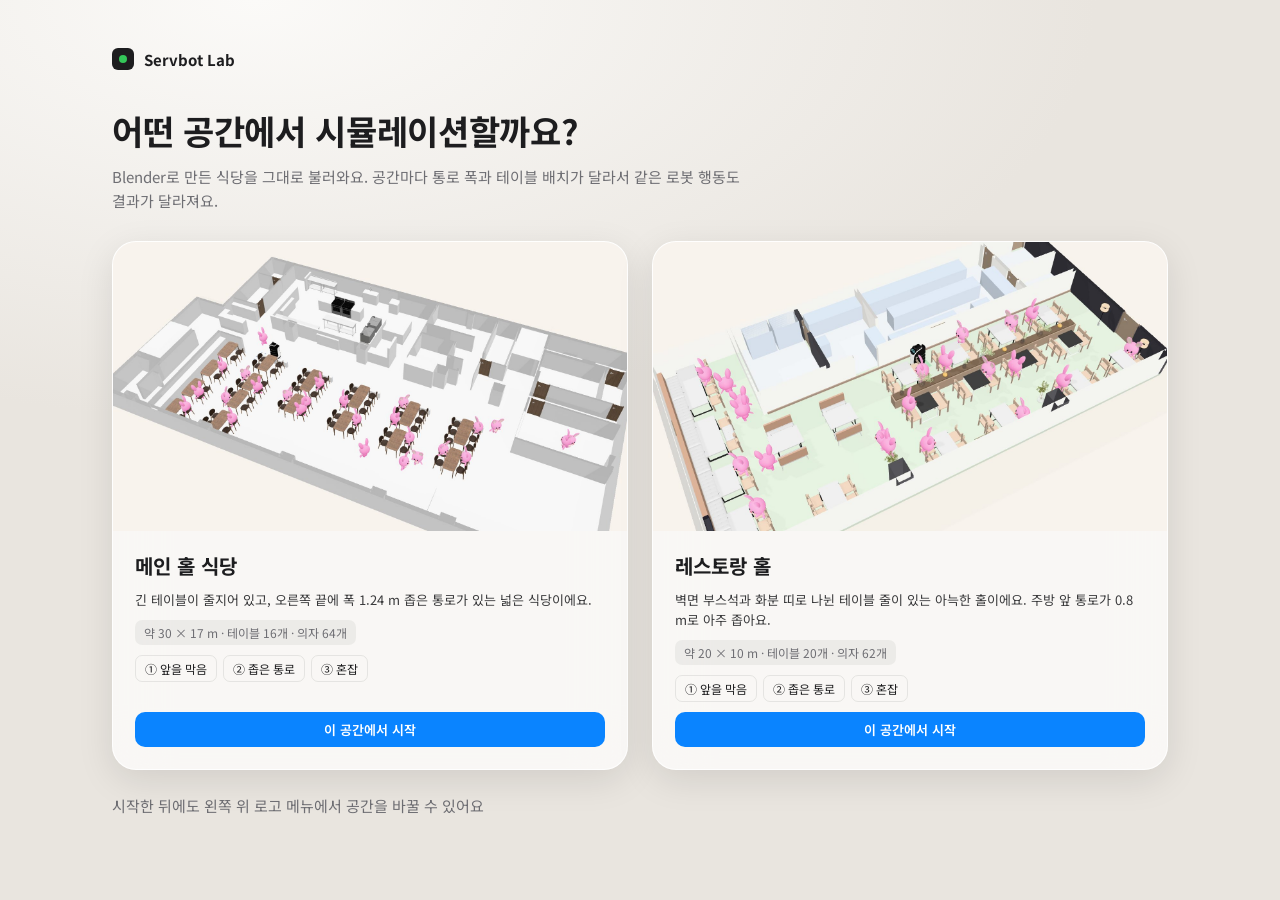
<file: servbot/index.html>
<!doctype html>
<html lang="ko">
<head>
<meta charset="utf-8">
<meta name="viewport" content="width=device-width, initial-scale=1">
<title>Servbot Lab</title>
<link rel="icon" href="data:,">
<link rel="stylesheet" href="style.css?v=12">
<script type="importmap">
{ "imports": { "three": "./vendor/three/three.module.js", "three/addons/": "./vendor/three/addons/" } }
</script>
  <!-- 화면 UI design-style fonts (screenui.js) -->
  <link href="https://fonts.googleapis.com/css2?family=Noto+Sans+KR:wght@500;700&family=Jua&family=Gaegu:wght@700&family=Do+Hyeon&display=swap" rel="stylesheet" />
</head>
<body>
<div id="stage"></div>
<div id="divider" hidden></div>
<div id="labels"></div>

<!-- top-left: project + scenario -->
<div id="project" class="glass pill ui-sim">
  <button id="modeBtn" class="logo-btn" title="모드 바꾸기"><span class="logo"><i></i></span><b>Servbot Lab</b></button>
  <span class="sep"></span>
  <button id="scenarioBtn" class="ghost">② 좁은 통로 <svg class="chev" viewBox="0 0 20 20"><path d="M6 8l4 4 4-4"/></svg></button>
</div>
<div id="modeMenu" class="glass menu" hidden>
  <button data-mode="space"><b>공간 바꾸기</b><small>지금: <span id="spaceName"></span></small></button>
  <div class="menu-label">모드</div>
  <button data-mode="sim"><b>시뮬레이션</b><small>상황별 표정과 말투를 설계하고 비교해요</small></button>
  <button data-mode="test"><b>사용자 테스트</b><small>참가자가 로봇의 다음 행동을 예측해요</small></button>
  <button data-mode="ex"><b>전시 모드</b><small>자동으로 3가지 상황을 순환해요</small></button>
</div>
<div id="scenarioMenu" class="glass menu" hidden></div>

<div id="abLabels" hidden><div class="glass pill-sm"><i style="background:var(--org)"></i>기존 행동 A</div><div class="glass pill-sm"><i style="background:var(--grn)"></i>디자인한 행동 B</div></div>

<!-- top-right: playback -->
<div id="playback" class="glass pill ui-sim">
  <button id="playBtn" class="play" title="재생/일시정지 (Space)"></button>
  <span id="time"><b>0:00</b> / 0:40</span>
  <span class="sep"></span>
  <button id="resetBtn" class="ghost icon" title="처음부터 (R)"><svg viewBox="0 0 20 20"><path d="M4 10a6 6 0 1 0 2-4.5M4 4v3.5h3.5"/></svg></button>
  <button id="speedBtn" class="ghost">1×</button>
</div>

<!-- bottom toolbar -->
<div id="toolbar" class="glass ui-sim">
  <button data-tool="cursor" class="on" data-tip="선택 · 드래그로 화면 이동" data-key="V"><svg viewBox="0 0 20 20"><path class="f" d="M5 3v13l3.5-3.2L11 18l2-1-2.4-5H15z"/></svg></button>
  <button data-tool="orbit" data-tip="카메라 회전" data-key="O"><svg viewBox="0 0 20 20"><circle cx="10" cy="10" r="7.5"/><circle class="f" cx="10" cy="10" r="2"/></svg></button>
  <button data-act="cut" data-tip="벽 낮추기" data-key="W"><svg viewBox="0 0 20 20"><path d="M3 16h14M5 16V9h10v7M5 9l2-3h6l2 3"/><path d="M3 6.5h14" stroke-dasharray="2 2"/></svg></button>
  <button data-act="focus" data-tip="로봇에 맞추기" data-key="F"><svg viewBox="0 0 20 20"><path d="M3 7V3h4M13 3h4v4M17 13v4h-4M7 17H3v-4"/></svg></button>
  <span class="sep"></span>
  <button data-panel="nodes" data-tip="표정·말 노드" data-key="N"><svg viewBox="0 0 20 20"><rect x="2" y="3" width="7" height="5" rx="1.5"/><rect x="11" y="12" width="7" height="5" rx="1.5"/><path d="M9 5.5h1.5v9H11"/></svg></button>
  <button data-panel="results" data-tip="배치 결과" data-key="B"><svg viewBox="0 0 20 20"><rect class="f" x="3" y="11" width="3" height="6" rx="1"/><rect class="f" x="8.5" y="6" width="3" height="11" rx="1"/><rect class="f" x="14" y="3" width="3" height="14" rx="1"/></svg></button>
</div>
<div id="tooltip" hidden></div>

<!-- bottom-right: point of view -->
<div id="povInfo" class="glass pill ui-sim" hidden></div>
<div id="povBar" class="glass seg ui-sim" title="시점 바꾸기 (C)">
  <button data-pov="robot" class="on">로봇 얼굴</button><button data-pov="free">전체</button><button data-pov="human">사람 시점</button>
</div>

<!-- bottom-left: metric HUD -->
<div id="hud" class="glass ui-sim"></div>

<!-- right: inspector -->
<div id="inspector" class="glass panel ui-sim" hidden></div>

<!-- node editor sheet -->
<div id="sheet" class="dark-glass ui-sim" hidden>
  <div id="sheetGrip" title="위아래로 끌어서 높이 조절 · 더블클릭하면 전체화면" aria-label="노드 창 높이 조절"><i></i></div>
  <div class="sheet-head">
    <div class="crumb"><svg viewBox="0 0 20 20"><rect x="2" y="3" width="7" height="5" rx="1.5"/><rect x="11" y="12" width="7" height="5" rx="1.5"/><path d="M9 5.5h1.5v9H11"/></svg>
      <span>표현 그래프</span><span class="dim">상황 → 반응(표정·말) · 디자인 B 로봇</span>
      <span id="graphNote" class="dim small"></span>
    </div>
    <div class="actions">
      <button id="addNodeBtn" class="chip-btn" title="빈 곳을 우클릭해도 추가돼요">＋ 노드 <span class="dim">우클릭</span></button>
      <button id="resetGraphBtn" class="chip-btn">기본값</button>
      <button id="zoomBtn" class="chip-btn" title="화면에 맞추기">100%</button>
      <button id="fullSheet" class="chip-btn icon" title="전체화면" aria-label="노드 창 전체화면"><svg viewBox="0 0 20 20"><path d="M3 8V3h5M12 3h5v5M17 12v5h-5M8 17H3v-5"/></svg></button>
      <button id="closeSheet" class="chip-btn icon" aria-label="노드 창 닫기">✕</button>
    </div>
  </div>
  <div id="graphView"><div id="graphCanvas"><svg id="wires"></svg></div></div>
  <div class="sheet-hint">우클릭으로 노드 추가 · 드래그로 연결 · 연결선 클릭 후 Delete로 끊기 · 위쪽 막대를 끌어 높이 조절 · Space+드래그 또는 휠 클릭으로 이동 · 휠로 확대</div>
  <div id="addNode" class="dark-glass" hidden><div class="search"><svg viewBox="0 0 20 20"><circle cx="8.5" cy="8.5" r="5.5"/><path d="M12.5 12.5L17 17"/></svg><input id="addSearch" placeholder="노드 검색" autocomplete="off"></div><div id="addList"></div><div class="foot">↑↓ 이동 · ↵ 추가 · esc 닫기</div></div>
</div>

<!-- results modal -->
<div id="dim" hidden></div>
<div id="results" class="glass modal" hidden></div>


<!-- user test -->
<div id="testStart" class="glass modal" hidden>
  <h2>사용자 테스트</h2>
  <p class="dim">상황 3개 × 기존/디자인 2개 = 클립 6개를 무작위 순서로 보여줘요. 로봇이 움직이기 직전에 멈추면 다음 행동을 골라 주세요.</p>
  <label>참가자 번호 <input id="pid" value="P01"></label>
  <div class="row"><button class="btn" id="testCancel">취소</button><button class="btn primary" id="testGo">시작</button></div>
</div>
<div id="testTop" hidden><div class="glass pill"><b>사용자 테스트</b><span id="testPid" class="dim"></span></div><div class="glass pill" id="testProg"></div></div>
<div id="testPaused" class="dark-pill" hidden>❚❚ 로봇이 움직이기 직전에 멈췄어요</div>
<div id="testQ" class="glass sheet-q" hidden>
  <h2>로봇이 다음에 무엇을 할까요?</h2>
  <div class="opts"></div>
  <p class="dim small">숫자 키 1–5로도 고를 수 있어요 · 고르면 바로 다음으로 넘어가요</p>
</div>
<div id="testReveal" class="glass card-sm" hidden></div>
<div id="testRate" class="glass sheet-r" hidden></div>
<div id="testDone" class="glass modal" hidden></div>

<!-- exhibition -->
<div id="ex" hidden>
  <div id="exCaption" class="glass"></div>
  <div id="exProg" class="glass"></div>
  <div id="exStatA" class="glass ex-stat"></div>
  <div id="exStatB" class="glass ex-stat"></div>
  <div id="exPrinciple" class="glass"></div>
  <div id="exCta" class="glass"><div><b>직접 해보기</b><span>아무 키나 누르면 시작해요</span><small>30초 동안 입력이 없으면 다시 자동으로 넘어가요</small></div><div class="qr"></div></div>
</div>

<div id="toast" hidden></div>
<div id="spacePicker" hidden></div>
<div id="loading"><div class="glass pill">Blender 공간 불러오는 중…</div></div>
<script type="module" src="src/app.js?v=14"></script>
</body>
</html>
</file>
<file: servbot/style.css>
:root {
  --t1: #1d1d1f; --t2: #6e6e73; --blue: #0a84ff; --grn: #34c759; --org: #ff9f0a; --red: #ff453a;
  --glass: rgba(255, 255, 255, .62); --glass-line: rgba(255, 255, 255, .85);
  --dark: rgba(28, 28, 30, .8); --dark-line: rgba(255, 255, 255, .12);
  --shadow: 0 10px 36px rgba(0, 0, 0, .10);
  font-family: -apple-system, "SF Pro Text", "Segoe UI Variable", "Segoe UI", "Noto Sans KR", "Malgun Gothic", sans-serif;
  font-size: 13px; color: var(--t1);
}
* { box-sizing: border-box; }
html, body { margin: 0; height: 100%; overflow: hidden; background: #e7e4df; }
button { font: inherit; color: inherit; background: none; border: 0; cursor: pointer; padding: 0; }
input, select { font: inherit; color: inherit; }
[hidden] { display: none !important; }
svg { width: 20px; height: 20px; fill: none; stroke: currentColor; stroke-width: 1.6; stroke-linecap: round; stroke-linejoin: round; }
svg .f { fill: currentColor; stroke: none; } svg .w { fill: #fff; }
.dim { color: var(--t2); } .small { font-size: 11px; }

#stage { position: fixed; inset: 0; }
#stage canvas { display: block; }
#divider { position: fixed; top: 0; bottom: 0; left: 50%; width: 2px; margin-left: -1px; background: rgba(255,255,255,.9); pointer-events: none; }

.glass { background: var(--glass); border: 1px solid var(--glass-line); backdrop-filter: blur(28px) saturate(1.4); -webkit-backdrop-filter: blur(28px) saturate(1.4); box-shadow: var(--shadow); }
.dark-glass { background: var(--dark); border: 1px solid var(--dark-line); backdrop-filter: blur(40px) saturate(1.3); -webkit-backdrop-filter: blur(40px) saturate(1.3); box-shadow: 0 16px 48px rgba(0,0,0,.25); color: #fff; }
.pill { position: fixed; display: flex; align-items: center; gap: 10px; border-radius: 16px; padding: 6px 14px 6px 8px; }
.sep { width: 1px; height: 20px; background: rgba(0,0,0,.12); }
.ghost { display: inline-flex; align-items: center; gap: 4px; padding: 6px 6px; border-radius: 9px; }
.ghost:hover { background: rgba(0,0,0,.05); }
.chev { width: 18px; height: 18px; color: var(--t2); }

#project { top: 20px; left: 20px; }
.logo-btn { display: flex; align-items: center; gap: 10px; padding: 4px; border-radius: 10px; font-size: 14px; }
.logo-btn:hover { background: rgba(0,0,0,.05); }
.logo { width: 24px; height: 24px; border-radius: 7px; background: var(--t1); display: grid; place-items: center; }
.logo i { width: 10px; height: 10px; border-radius: 50%; background: var(--grn); }
#scenarioBtn { font-weight: 500; }

.menu { position: fixed; z-index: 30; border-radius: 16px; padding: 6px; display: flex; flex-direction: column; min-width: 240px; }
.menu button { text-align: left; padding: 10px 12px; border-radius: 10px; display: flex; flex-direction: column; gap: 2px; }
.menu button:hover, .menu button.on { background: rgba(10,132,255,.12); }
.menu small { color: var(--t2); }

.seg { display: flex; gap: 2px; padding: 4px; border-radius: 14px; }
.seg button { padding: 7px 16px; border-radius: 10px; color: var(--t2); }
.seg button.on { background: rgba(255,255,255,.95); color: var(--t1); font-weight: 600; box-shadow: 0 1px 4px rgba(0,0,0,.1); }
#viewMode { position: fixed; top: 22px; left: 50%; transform: translateX(-50%); }
.seg.dark { background: rgba(255,255,255,.08); padding: 3px; border-radius: 10px; }
.seg.dark button { color: rgba(255,255,255,.6); padding: 4px 12px; border-radius: 7px; }
.seg.dark button.on { background: rgba(255,255,255,.18); color: #fff; box-shadow: none; }

#abLabels { position: fixed; top: 84px; left: 0; right: 0; display: flex; pointer-events: none; }
#abLabels > div { margin: 0 auto; }
.pill-sm { display: flex; align-items: center; gap: 8px; padding: 9px 16px 9px 14px; border-radius: 18px; font-weight: 600; }
.pill-sm i { width: 8px; height: 8px; border-radius: 50%; }

#playback { top: 20px; right: 20px; padding: 6px 10px 6px 6px; }
.play { width: 36px; height: 36px; border-radius: 11px; background: var(--t1); position: relative; }
.play::before { content: ""; position: absolute; left: 14px; top: 11px; border-left: 11px solid #fff; border-top: 7px solid transparent; border-bottom: 7px solid transparent; }
.play.on::before { left: 12px; top: 11px; width: 4px; height: 14px; border: 0; background: #fff; box-shadow: 8px 0 0 #fff; }
#time b { font-weight: 600; } #time { color: var(--t2); font-variant-numeric: tabular-nums; }
.icon svg { width: 18px; height: 18px; }

#toolbar { position: fixed; bottom: 20px; left: 50%; transform: translateX(-50%); display: flex; align-items: center; gap: 4px; padding: 6px; border-radius: 16px; z-index: 5; transition: bottom .25s; }
#toolbar button { width: 36px; height: 36px; display: grid; place-items: center; border-radius: 10px; }
#toolbar button:hover { background: rgba(0,0,0,.05); }
#toolbar button.on { background: rgba(255,255,255,.95); color: var(--blue); box-shadow: 0 1px 4px rgba(0,0,0,.1); }
#tooltip { position: fixed; z-index: 40; background: rgba(29,29,31,.92); color: #fff; padding: 6px 8px 6px 10px; border-radius: 8px; font-size: 12px; font-weight: 500; display: flex; gap: 8px; align-items: center; pointer-events: none; }
#tooltip kbd { background: rgba(255,255,255,.18); border-radius: 4px; padding: 1px 6px; font: inherit; font-size: 11px; }

#povBar { position: fixed; right: 20px; bottom: 20px; z-index: 5; transition: bottom .25s; }
#povInfo { right: 20px; bottom: 76px; padding: 8px 14px; z-index: 5; }
#povInfo .ghost { font-size: 18px; padding: 0 8px; }
#hud { position: fixed; left: 20px; bottom: 20px; border-radius: 14px; padding: 10px 12px 10px 14px; cursor: pointer; z-index: 5; min-width: 150px; }
#hud .row { display: flex; align-items: center; gap: 10px; white-space: nowrap; }
#hud .dot { width: 8px; height: 8px; border-radius: 50%; background: var(--grn); }
#hud b { font-weight: 600; font-variant-numeric: tabular-nums; }
#hud table { border-collapse: collapse; margin-top: 8px; font-variant-numeric: tabular-nums; }
#hud td { padding: 3px 10px 3px 0; } #hud td.k { color: var(--t2); } #hud th { text-align: left; font-weight: 600; padding: 2px 10px 2px 0; font-size: 11px; }

.panel { position: fixed; top: 84px; right: 20px; width: 292px; border-radius: 20px; padding: 16px 18px 18px; z-index: 6; display: flex; flex-direction: column; gap: 14px; max-height: calc(100vh - 110px); overflow: auto; }
.panel .head { display: flex; align-items: center; gap: 8px; }
.panel .head b { font-size: 16px; flex: 1; }
.panel .x { color: var(--t2); width: 24px; height: 24px; border-radius: 6px; } .panel .x:hover { background: rgba(0,0,0,.06); }
.state-chip { align-self: flex-start; display: inline-flex; gap: 6px; align-items: center; padding: 5px 10px; border-radius: 8px; font-size: 12px; font-weight: 500; background: rgba(52,199,89,.14); color: #1e7b34; }
.label { color: var(--t2); font-size: 12px; font-weight: 500; }
.slider { display: flex; flex-direction: column; gap: 8px; }
.slider .top { display: flex; justify-content: space-between; } .slider .top b { font-weight: 500; font-variant-numeric: tabular-nums; }
input[type=range] { -webkit-appearance: none; appearance: none; width: 100%; height: 4px; border-radius: 2px; background: linear-gradient(var(--blue), var(--blue)) 0/var(--p, 50%) 100% no-repeat, rgba(0,0,0,.1); outline: none; }
input[type=range]::-webkit-slider-thumb { -webkit-appearance: none; width: 16px; height: 16px; border-radius: 50%; background: #fff; box-shadow: 0 1px 3px rgba(0,0,0,.3); cursor: pointer; }
.more { display: flex; justify-content: space-between; color: var(--t2); padding: 4px 0; }
.btn { padding: 10px 16px; border-radius: 12px; background: rgba(0,0,0,.06); font-weight: 500; }
.btn.primary { background: var(--blue); color: #fff; font-weight: 600; }
.btn.dark { background: var(--t1); color: #fff; font-weight: 600; }
.btn.block { width: 100%; display: flex; justify-content: center; gap: 8px; align-items: center; }
kbd.k { background: rgba(255,255,255,.22); border-radius: 4px; padding: 1px 6px; font: inherit; font-size: 11px; }

#labels { position: fixed; inset: 0; pointer-events: none; z-index: 2; }
.intent { position: absolute; transform: translate(-50%, -100%); display: flex; align-items: center; gap: 8px; padding: 7px 14px 7px 12px; border-radius: 18px; white-space: nowrap; font-weight: 500; background: rgba(255,255,255,.7); border: 1px solid rgba(255,255,255,.85); backdrop-filter: blur(20px); -webkit-backdrop-filter: blur(20px); box-shadow: 0 6px 20px rgba(0,0,0,.12); }
.intent i { width: 8px; height: 8px; border-radius: 50%; }
.sel-tag { position: absolute; transform: translate(-50%, 0); background: var(--blue); color: #fff; font-size: 11px; font-weight: 500; padding: 2px 6px; border-radius: 4px; }

/* node sheet */
#sheet { position: fixed; left: 16px; right: 16px; bottom: 16px; height: 46vh; min-height: 320px; border-radius: 22px; z-index: 4; display: flex; flex-direction: column; overflow: hidden; }
.sheet-head { display: flex; justify-content: space-between; align-items: center; padding: 12px 14px 8px 20px; }
.crumb { display: flex; align-items: center; gap: 10px; } .crumb .dim, .sheet-hint { color: rgba(255,255,255,.5); }
.actions { display: flex; gap: 6px; }
.chip-btn { background: rgba(255,255,255,.08); padding: 6px 10px; border-radius: 9px; font-weight: 500; }
.chip-btn:hover { background: rgba(255,255,255,.14); }
#graphView { flex: 1; position: relative; overflow: hidden; background-image: radial-gradient(rgba(255,255,255,.10) 1px, transparent 1.4px); background-size: 24px 24px; cursor: default; }
#graphView.panning { cursor: grabbing; }
#graphCanvas { position: absolute; left: 0; top: 0; transform-origin: 0 0; }
#wires { position: absolute; left: 0; top: 0; width: 1px; height: 1px; overflow: visible; }
#wires path { fill: none; stroke-width: 2.2; pointer-events: stroke; cursor: pointer; }
#wires path.hit { stroke: transparent; stroke-width: 12; }
#wires path.sel { stroke: #fff !important; stroke-width: 3; }
.sheet-hint { font-size: 11px; padding: 6px 20px 12px; }

.node { position: absolute; width: 214px; background: rgba(44,44,46,.96); border: 1px solid rgba(255,255,255,.10); border-radius: 12px; box-shadow: 0 6px 16px rgba(0,0,0,.35); font-size: 12px; user-select: none; }
.node.sel { border-color: var(--blue); box-shadow: 0 0 0 1px var(--blue), 0 6px 16px rgba(0,0,0,.35); }
.node.live { box-shadow: 0 0 18px rgba(48,209,88,.55), 0 6px 16px rgba(0,0,0,.35); border-color: rgba(48,209,88,.7); }
.node .nh { height: 34px; display: flex; align-items: center; gap: 8px; padding: 0 10px 0 14px; border-radius: 11px 11px 0 0; cursor: grab; font-weight: 600; font-size: 13px; }
.node .nh i { width: 8px; height: 8px; border-radius: 50%; }
.node .nh .badge { margin-left: auto; background: var(--grn); color: #0b3d18; font-size: 10px; padding: 2px 7px; border-radius: 6px; display: none; }
.node.live .nh .badge { display: inline; }
.node .rows { padding: 6px 0 8px; }
.node .r { position: relative; min-height: 28px; display: flex; align-items: center; padding: 0 14px; gap: 8px; color: rgba(255,255,255,.78); }
.node .r.out { justify-content: flex-end; }
.node .r .k { color: rgba(255,255,255,.5); flex: 0 0 auto; min-width: 48px; }
.node .r .v { margin-left: auto; display: flex; align-items: center; gap: 4px; }
.node .sock { position: absolute; width: 11px; height: 11px; border-radius: 50%; border: 2px solid #1c1c1e; top: 50%; margin-top: -5.5px; cursor: crosshair; }
.node .r.in .sock { left: -6px; } .node .r.out .sock { right: -6px; }
.node .sock:hover { transform: scale(1.35); }
.node .val { font-variant-numeric: tabular-nums; color: rgba(255,255,255,.45); font-size: 11px; }
.node input, .node select { background: rgba(255,255,255,.08); border: 1px solid transparent; border-radius: 6px; color: #fff; height: 22px; padding: 0 6px; font-size: 12px; outline: none; }
.node input:focus, .node select:focus { border-color: var(--blue); }
.node input[type=number] { width: 58px; }
.node input[type=text] { width: 128px; }
.node select { max-width: 128px; } .node select option { color: #000; }
.node .linkbtn { width: 20px; height: 20px; border-radius: 5px; font-size: 11px; color: rgba(255,255,255,.4); }
.node .linkbtn.on { color: #64b5ff; background: rgba(10,132,255,.2); }
.node select.linked { border-color: rgba(10,132,255,.7); color: #64b5ff; background: transparent; }
.node .colors { display: flex; gap: 4px; } .node .colors button { width: 14px; height: 14px; border-radius: 50%; border: 2px solid transparent; }
.node .colors button.on { border-color: #fff; }
.node .tog { width: 30px; height: 18px; border-radius: 9px; background: rgba(255,255,255,.18); position: relative; }
.node .tog::after { content: ""; position: absolute; left: 2px; top: 2px; width: 14px; height: 14px; border-radius: 50%; background: #fff; transition: left .15s; }
.node .tog.on { background: var(--grn); } .node .tog.on::after { left: 14px; }

#addNode { position: absolute; width: 320px; border-radius: 16px; padding: 8px; z-index: 10; }
#addNode .search { display: flex; align-items: center; gap: 8px; background: rgba(255,255,255,.08); border-radius: 10px; padding: 8px 12px; }
#addNode .search svg { width: 16px; height: 16px; opacity: .6; }
#addNode input { flex: 1; background: none; border: 0; outline: none; color: #fff; font-size: 14px; }
#addList { max-height: 300px; overflow: auto; margin-top: 4px; }
#addList .grp { font-size: 11px; color: rgba(255,255,255,.45); padding: 8px 12px 2px; }
#addList button { width: 100%; display: flex; gap: 10px; align-items: center; text-align: left; padding: 8px 12px; border-radius: 9px; }
#addList button i { width: 8px; height: 8px; border-radius: 50%; flex: 0 0 auto; }
#addList button small { display: block; color: rgba(255,255,255,.5); font-size: 11px; }
#addList button.on { background: var(--blue); } #addList button.on small { color: rgba(255,255,255,.85); } #addList button.on i { background: #fff !important; }
#addNode .foot { font-size: 11px; color: rgba(255,255,255,.4); padding: 8px 12px 4px; }

/* modal */
#dim { position: fixed; inset: 0; background: rgba(0,0,0,.18); z-index: 20; }
.modal { position: fixed; z-index: 21; left: 50%; top: 50%; transform: translate(-50%, -50%); border-radius: 26px; padding: 28px 32px; width: min(760px, calc(100vw - 32px)); background: rgba(255,255,255,.75); max-height: calc(100vh - 40px); overflow: auto; }
.modal h2 { margin: 0 0 6px; font-size: 22px; }
.modal .row { display: flex; gap: 8px; justify-content: flex-end; margin-top: 20px; align-items: center; }
.modal .row .grow { flex: 1; }
.tiles { display: grid; grid-template-columns: repeat(4, 1fr); gap: 12px; margin: 20px 0; }
.tile { background: rgba(255,255,255,.7); border-radius: 16px; padding: 14px 16px; }
.tile .d { font-size: 28px; font-weight: 600; margin: 4px 0; font-variant-numeric: tabular-nums; }
.tile .d.good { color: #1e9e45; } .tile .d.bad { color: #d7301f; }
.tile small { color: var(--t2); font-variant-numeric: tabular-nums; }
.bars { display: grid; grid-template-columns: 120px 1fr; gap: 10px 12px; align-items: center; margin-top: 10px; }
.bars .b { height: 8px; border-radius: 4px; background: #c7c7cc; } .bars .b.g { background: var(--grn); margin-top: 4px; }
.bars .t { font-size: 12px; color: var(--t2); margin-left: 8px; white-space: nowrap; }
.progress { height: 6px; border-radius: 3px; background: rgba(0,0,0,.08); overflow: hidden; } .progress i { display: block; height: 100%; background: var(--blue); width: 0; transition: width .2s; }
.detail { width: 100%; border-collapse: collapse; margin-top: 12px; font-variant-numeric: tabular-nums; }
.detail th, .detail td { text-align: left; padding: 6px 8px; border-bottom: 1px solid rgba(0,0,0,.06); } .detail th { color: var(--t2); font-weight: 500; }
.modal label { display: flex; flex-direction: column; gap: 6px; margin-top: 16px; color: var(--t2); }
.modal label input { padding: 10px 12px; border-radius: 10px; border: 1px solid rgba(0,0,0,.1); background: rgba(255,255,255,.8); color: var(--t1); font-size: 15px; }

/* test */
#testTop { position: fixed; top: 20px; left: 20px; right: 20px; display: flex; justify-content: space-between; pointer-events: none; z-index: 8; }
#testTop .pill { position: static; padding: 10px 16px; }
#testProg { gap: 6px; } #testProg i { width: 6px; height: 6px; border-radius: 3px; background: rgba(0,0,0,.15); } #testProg i.done { background: var(--t1); } #testProg i.cur { width: 18px; background: var(--blue); }
.dark-pill { position: fixed; top: 96px; left: 50%; transform: translateX(-50%); background: rgba(29,29,31,.8); color: #fff; padding: 9px 16px; border-radius: 18px; font-weight: 500; z-index: 8; }
.sheet-q { position: fixed; bottom: 28px; left: 50%; transform: translateX(-50%); border-radius: 28px; padding: 26px 28px 22px; text-align: center; z-index: 8; background: rgba(255,255,255,.72); }
.sheet-q h2 { margin: 0 0 20px; font-size: 26px; }
.sheet-q .opts { display: flex; gap: 10px; }
.sheet-q .opts button { width: 150px; padding: 16px 0; border-radius: 18px; background: rgba(255,255,255,.85); border: 1px solid rgba(0,0,0,.06); display: flex; flex-direction: column; gap: 6px; font-size: 17px; font-weight: 600; }
.sheet-q .opts button small { font-size: 12px; color: var(--t2); font-weight: 500; }
.sheet-q .opts button:hover { background: var(--blue); color: #fff; } .sheet-q .opts button:hover small { color: rgba(255,255,255,.8); }
.card-sm { position: fixed; top: 96px; left: 40px; border-radius: 20px; padding: 16px 20px; z-index: 8; display: flex; flex-direction: column; gap: 6px; background: rgba(255,255,255,.75); }
.card-sm b { font-size: 20px; }
.card-sm .ok { align-self: flex-start; padding: 5px 10px; border-radius: 8px; background: rgba(52,199,89,.16); color: #1e7b34; font-size: 12px; font-weight: 500; }
.card-sm .no { align-self: flex-start; padding: 5px 10px; border-radius: 8px; background: rgba(255,69,58,.14); color: #b3261e; font-size: 12px; font-weight: 500; }
.sheet-r { position: fixed; right: 40px; top: 50%; transform: translateY(-50%); width: 520px; border-radius: 28px; padding: 26px 28px 24px; z-index: 8; background: rgba(255,255,255,.78); display: flex; flex-direction: column; gap: 20px; }
.sheet-r h2 { margin: 0; font-size: 22px; }
.likert .q { font-size: 15px; font-weight: 500; margin-bottom: 10px; }
.likert .s { display: flex; gap: 2px; padding: 3px; border-radius: 12px; background: rgba(0,0,0,.05); }
.likert .s button { flex: 1; padding: 8px 0; border-radius: 9px; color: var(--t2); font-size: 14px; }
.likert .s button.on { background: #fff; color: var(--t1); font-weight: 600; box-shadow: 0 1px 4px rgba(0,0,0,.12); }
.likert .ends { display: flex; justify-content: space-between; font-size: 11px; color: var(--t2); margin-top: 6px; }
.chips { display: flex; flex-wrap: wrap; gap: 8px; margin-top: 10px; }
.chips button { padding: 8px 14px; border-radius: 16px; background: rgba(0,0,0,.05); font-weight: 500; }
.chips button.on { background: var(--blue); color: #fff; }

/* exhibition */
#ex > div { position: fixed; z-index: 8; }
#exCaption { top: 32px; left: 32px; border-radius: 26px; padding: 22px 32px 24px 28px; max-width: 640px; background: rgba(255,255,255,.7); }
#exCaption small { color: var(--t2); font-weight: 500; } #exCaption h1 { margin: 6px 0 8px; font-size: 36px; } #exCaption p { margin: 0; font-size: 17px; color: var(--t2); }
#exProg { top: 32px; right: 32px; border-radius: 16px; padding: 12px 14px; display: flex; gap: 6px; }
#exProg i { width: 36px; height: 5px; border-radius: 3px; background: rgba(0,0,0,.12); overflow: hidden; } #exProg i b { display: block; height: 100%; background: var(--t1); }
.ex-stat { bottom: 210px; border-radius: 22px; padding: 16px 22px 18px; background: rgba(255,255,255,.7); }
#exStatA { left: 32px; } #exStatB { left: calc(50% + 32px); }
.ex-stat .h { display: flex; gap: 8px; align-items: center; font-size: 15px; font-weight: 600; } .ex-stat .h i { width: 10px; height: 10px; border-radius: 50%; }
.ex-stat .nums { display: flex; gap: 28px; margin-top: 10px; } .ex-stat .nums small { color: var(--t2); display: block; }
.ex-stat .nums b { font-size: 34px; font-weight: 600; font-variant-numeric: tabular-nums; }
#exPrinciple { left: 32px; bottom: 32px; width: min(860px, calc(100vw - 520px)); border-radius: 26px; padding: 22px 28px 24px; background: rgba(255,255,255,.75); }
#exPrinciple small { color: var(--blue); font-weight: 600; } #exPrinciple h2 { margin: 6px 0; font-size: 30px; } #exPrinciple p { margin: 0; color: var(--t2); font-size: 16px; }
#exCta { right: 32px; bottom: 32px; border-radius: 26px; padding: 20px 20px 20px 26px; display: flex; gap: 20px; align-items: center; background: rgba(255,255,255,.75); }
#exCta b { display: block; font-size: 22px; } #exCta span { display: block; color: var(--t2); font-size: 14px; margin-top: 4px; } #exCta small { display: block; color: var(--t2); font-size: 11px; margin-top: 4px; }
#exCta .qr { width: 92px; height: 92px; border-radius: 14px; background: #fff conic-gradient(from 0deg, #1d1d1f 0 25%, #fff 0 50%, #1d1d1f 0 75%, #fff 0) 0 0/24px 24px; }

@media (max-width: 960px) { /* narrow windows: stack the top controls instead of overlapping */
  #viewMode { top: 78px; } #abLabels { top: 136px; } .panel { top: 136px; }
  #hud { bottom: 84px; } #playback { top: 136px; } #project b { display: none; }
  #povBar { bottom: 140px; } #povInfo { bottom: 196px; }
}
#toast { position: fixed; bottom: 84px; left: 50%; transform: translateX(-50%); background: rgba(29,29,31,.88); color: #fff; padding: 9px 16px; border-radius: 12px; font-weight: 500; z-index: 50; }
#loading { position: fixed; inset: 0; display: grid; place-items: center; z-index: 60; background: #e7e4df; }
#loading .pill { position: static; padding: 12px 18px; }

/* ---- accessibility: larger primary controls, visible keyboard focus ---- */
:root { font-size: 13px; }
:focus-visible { outline: 3px solid var(--blue); outline-offset: 2px; border-radius: 10px; }
/* the bottom-center toolbar stays large; everything else is compact */
#toolbar { gap: 6px; padding: 8px; border-radius: 20px; }
#toolbar button { width: 48px; height: 48px; border-radius: 13px; }
#toolbar svg { width: 24px; height: 24px; }
#tooltip { font-size: 13px; padding: 7px 9px 7px 11px; }
.seg button { padding: 6px 13px; font-size: 13px; border-radius: 9px; }
.seg { border-radius: 12px; padding: 3px; }
.seg.mini button { padding: 4px 10px; font-size: 12px; } .seg.mini { background: rgba(0,0,0,.05); padding: 2px; }
#project { padding: 5px 12px 5px 6px; } .logo-btn { font-size: 13px; gap: 8px; } .logo { width: 22px; height: 22px; border-radius: 6px; } .logo i { width: 8px; height: 8px; }
#scenarioBtn { font-size: 13px; padding: 5px 6px; }
#playback { padding: 5px 8px 5px 5px; gap: 8px; }
.play { width: 32px; height: 32px; border-radius: 10px; }
.play::before { left: 12px; top: 9px; border-left-width: 10px; border-top-width: 7px; border-bottom-width: 7px; }
.play.on::before { left: 11px; top: 10px; width: 4px; height: 12px; box-shadow: 7px 0 0 #fff; }
#time { font-size: 13px; } #speedBtn, #resetBtn { min-width: 30px; min-height: 30px; font-size: 13px; justify-content: center; }
#hud { font-size: 13px; padding: 9px 12px; border-radius: 13px; min-width: 0; }
.panel { width: 280px; font-size: 13px; gap: 12px; padding: 14px 16px 16px; }
.panel .head b { font-size: 15px; }
input[type=range] { height: 4px; }
input[type=range]::-webkit-slider-thumb { width: 16px; height: 16px; }
.btn { padding: 8px 14px; font-size: 13px; min-height: 34px; border-radius: 10px; }
.intent { font-size: 13px; padding: 6px 12px 6px 10px; }
.intent i { width: 8px; height: 8px; }
#povBar { bottom: 20px; } #povInfo { bottom: 68px; gap: 8px; font-size: 13px; padding: 5px 12px 5px 8px; }
#povInfo .ghost { min-width: 26px; min-height: 26px; justify-content: center; font-size: 17px; }
.sheet-q .opts button { width: 140px; padding: 14px 0; font-size: 16px; }
.sheet-q h2 { font-size: 24px; }
.likert .s button { padding: 7px 0; font-size: 13px; }
.chips button { padding: 7px 12px; font-size: 13px; }
#addList button { padding: 8px 12px; font-size: 13px; }
.chip-btn { padding: 5px 9px; font-size: 12px; }
.pill-sm { padding: 6px 12px 6px 10px; font-size: 13px; }
.modal h2 { font-size: 19px; } .tile .d { font-size: 24px; }
@media (max-width: 960px) { #povBar { bottom: 96px; } #povInfo { bottom: 140px; } #hud { bottom: 96px; } }
/* mid-width windows: lift the point-of-view controls above the toolbar row so they never overlap */
@media (max-width: 1240px) and (min-width: 961px) { #povBar { bottom: 96px; } #povInfo { bottom: 140px; } }

/* node sheet: drag the top edge to resize, or go full screen */
#sheetGrip { height: 14px; flex: 0 0 auto; cursor: ns-resize; display: grid; place-items: center; touch-action: none; }
#sheetGrip i { width: 44px; height: 5px; border-radius: 3px; background: rgba(255,255,255,.28); transition: background .15s, width .15s; }
#sheetGrip:hover i, #sheet.resizing #sheetGrip i { background: rgba(255,255,255,.6); width: 64px; }
.sheet-head { cursor: ns-resize; padding-top: 2px; }
.sheet-head button, .sheet-head .seg, .sheet-head span { cursor: pointer; }
.sheet-head .crumb > span { cursor: inherit; }
#sheet.resizing { user-select: none; transition: none; }
#sheet.full { top: 16px; height: auto !important; }
#sheet.full #sheetGrip { cursor: default; }
#fullSheet svg { width: 18px; height: 18px; display: block; }
body.sheet-full #toolbar, body.sheet-full #povBar, body.sheet-full #povInfo, body.sheet-full #tooltip { display: none !important; }

/* scenario menu: user scenarios + create */
.menu-label { font-size: 12px; color: var(--t2); padding: 10px 12px 4px; border-top: 1px solid rgba(0,0,0,.08); margin-top: 4px; }
.menu .menu-new { border-top: 1px solid rgba(0,0,0,.08); margin-top: 4px; border-radius: 0 0 10px 10px; }
.menu .menu-new b { color: var(--blue); }
#scenarioMenu { max-height: calc(100vh - 100px); overflow: auto; }

/* problem → scenario modal */
.pb { width: min(820px, calc(100vw - 32px)); }
.pb-steps { display: flex; gap: 18px; margin-bottom: 18px; font-size: 14px; color: var(--t2); flex-wrap: wrap; }
.pb-steps span { display: flex; align-items: center; gap: 8px; }
.pb-steps i { width: 24px; height: 24px; border-radius: 50%; display: grid; place-items: center; font-style: normal; font-size: 13px; font-weight: 600; background: rgba(0,0,0,.07); }
.pb-steps .on { color: var(--t1); font-weight: 600; } .pb-steps .on i { background: var(--blue); color: #fff; }
.pb-steps .done i { background: rgba(52,199,89,.2); color: #1e7b34; }
.pb textarea { width: 100%; margin-top: 14px; padding: 14px 16px; border-radius: 14px; border: 1px solid rgba(0,0,0,.12); background: rgba(255,255,255,.85); font: inherit; font-size: 17px; line-height: 1.5; resize: vertical; color: var(--t1); }
.pb textarea:focus { outline: 3px solid var(--blue); outline-offset: 1px; }
.pb .chips button { text-align: left; }
.pb-quote { margin: 8px 0 18px; padding: 12px 16px; border-left: 4px solid var(--blue); background: rgba(10,132,255,.06); border-radius: 0 12px 12px 0; font-size: 16px; }
.pb-card { margin-top: 18px; padding: 18px 20px; border-radius: 16px; background: rgba(255,255,255,.7); display: flex; flex-direction: column; gap: 8px; }
.pb-card b { font-size: 15px; margin-top: 6px; } .pb-card p { margin: 0 0 4px; }
.pb-card .seg { align-self: flex-start; background: rgba(0,0,0,.05); }
.pb-table td.good { color: #1e9e45; font-weight: 600; } .pb-table td.bad { color: #d7301f; font-weight: 600; }
.pb-changes { display: flex; flex-direction: column; gap: 6px; margin-top: 8px; }
.pb-changes div { display: flex; gap: 10px; align-items: baseline; padding: 8px 12px; border-radius: 10px; background: rgba(255,255,255,.7); }
.pb-changes span { min-width: 170px; color: var(--t2); } .pb-changes s { color: var(--t2); } .pb-changes b { color: var(--blue); }
.btn[disabled] { opacity: .4; cursor: not-allowed; }
.pb-added { color: #1e7b34; } .pb-added span { color: #1e7b34 !important; font-weight: 600; }

/* ---- springy motion: everything that opens pops in with a little overshoot, closes quickly ---- */
:root { --spring: cubic-bezier(.34, 1.56, .64, 1); --spring-soft: cubic-bezier(.22, 1.3, .36, 1); --out: cubic-bezier(.4, 0, 1, 1); }
button { transition: transform .38s var(--spring), background-color .2s, color .2s, box-shadow .2s; }
button:active:not([disabled]) { transform: scale(.92); transition-duration: .08s; }
#toolbar button:hover { transform: translateY(-2px); }
#toolbar button:active { transform: translateY(0) scale(.9); }
.seg button.on, .seg.dark button.on, .chips button.on, #toolbar button.on { animation: pillPop .42s var(--spring); }
@keyframes pillPop { 0% { transform: scale(.86); } 100% { transform: scale(1); } }
.node .tog::after, .tog::after { transition: left .34s var(--spring); }
input[type=range]::-webkit-slider-thumb { transition: transform .3s var(--spring); }
input[type=range]:active::-webkit-slider-thumb { transform: scale(1.25); }

/* each panel keeps its own resting transform in --base so the keyframes can scale around it */
.menu { --base: translateY(0); transform-origin: top left; }
#addNode { --base: translateY(0); transform-origin: top left; }
#povInfo { --base: translateY(0); transform-origin: bottom right; }
.panel { --base: translateX(0); transform-origin: top right; }
#sheet { --base: translateY(0); transform-origin: bottom center; }
.modal { --base: translate(-50%, -50%); }
#toast { --base: translateX(-50%); }
.sheet-q { --base: translateX(-50%); transform-origin: bottom center; }
.sheet-r { --base: translateY(-50%); transform-origin: right center; }
.card-sm { --base: translateY(0); transform-origin: top left; }

.menu, #addNode, #povInfo, .card-sm { animation: popIn .42s var(--spring); }
.panel { animation: slideIn .5s var(--spring-soft); }
#sheet { animation: sheetIn .55s var(--spring-soft); }
.modal, .sheet-q, .sheet-r { animation: modalIn .5s var(--spring-soft); }
#toast { animation: popIn .45s var(--spring); }
#dim { animation: fadeIn .25s ease-out; }
@keyframes popIn { 0% { opacity: 0; transform: var(--base) scale(.86); } 100% { opacity: 1; transform: var(--base) scale(1); } }
@keyframes slideIn { 0% { opacity: 0; transform: var(--base) translateX(28px) scale(.96); } 100% { opacity: 1; transform: var(--base) translateX(0) scale(1); } }
@keyframes sheetIn { 0% { opacity: 0; transform: var(--base) translateY(60px) scale(.97); } 100% { opacity: 1; transform: var(--base) translateY(0) scale(1); } }
@keyframes modalIn { 0% { opacity: 0; transform: var(--base) scale(.88); } 100% { opacity: 1; transform: var(--base) scale(1); } }
@keyframes fadeIn { 0% { opacity: 0; } 100% { opacity: 1; } }

/* closing (set by app.js before the element is really hidden) */
.closing { pointer-events: none; }
.menu.closing, #addNode.closing, #povInfo.closing, .card-sm.closing, #toast.closing { animation: popOut .16s var(--out) forwards; }
.panel.closing { animation: slideOut .2s var(--out) forwards; }
#sheet.closing { animation: sheetOut .22s var(--out) forwards; }
.modal.closing, .sheet-q.closing, .sheet-r.closing { animation: modalOut .18s var(--out) forwards; }
#dim.closing { animation: fadeOut .18s ease-in forwards; }
@keyframes popOut { to { opacity: 0; transform: var(--base) scale(.9); } }
@keyframes slideOut { to { opacity: 0; transform: var(--base) translateX(20px) scale(.97); } }
@keyframes sheetOut { to { opacity: 0; transform: var(--base) translateY(40px) scale(.98); } }
@keyframes modalOut { to { opacity: 0; transform: var(--base) scale(.94); } }
@keyframes fadeOut { to { opacity: 0; } }

/* the toolbar and POV bar ride up and down with the sheet */
#toolbar, #povBar, #povInfo { transition: bottom .5s var(--spring-soft); }
#sheet.resizing ~ * , body:has(#sheet.resizing) #toolbar, body:has(#sheet.resizing) #povBar { transition: none; }

@media (prefers-reduced-motion: reduce) {
  *, *::before, *::after { animation-duration: .01ms !important; transition-duration: .01ms !important; }
}

/* ---- space picker ---- */
#spacePicker { position: fixed; inset: 0; z-index: 70; overflow: auto; background: radial-gradient(1200px 600px at 20% 0%, #fbfaf8, #e9e5df 70%); }
.sp-wrap { max-width: 1120px; margin: 0 auto; padding: 48px 32px 40px; }
.sp-wrap header { display: flex; align-items: center; gap: 10px; font-size: 15px; margin-bottom: 36px; }
.sp-wrap h1 { font-size: 34px; margin: 0 0 10px; letter-spacing: -.01em; }
.sp-wrap > p.dim { font-size: 15px; margin: 0 0 28px; max-width: 640px; line-height: 1.6; }
.sp-grid { display: grid; grid-template-columns: repeat(auto-fit, minmax(340px, 1fr)); gap: 24px; margin-bottom: 24px; }
.sp-card { border-radius: 24px; overflow: hidden; cursor: pointer; display: flex; flex-direction: column; background: rgba(255,255,255,.7);
  transition: transform .45s var(--spring), box-shadow .3s; animation: modalIn .6s var(--spring-soft) both; }
.sp-card:nth-child(2) { animation-delay: .07s; } .sp-card:nth-child(3) { animation-delay: .14s; }
.sp-card:hover, .sp-card:focus-visible { transform: translateY(-6px); box-shadow: 0 24px 60px rgba(0,0,0,.14); }
.sp-card:active { transform: translateY(-2px) scale(.985); transition-duration: .1s; }
.sp-card { --base: translateY(0); }
.sp-thumb { position: relative; aspect-ratio: 16 / 9; background: linear-gradient(135deg, #efece7, #dcd7cf); overflow: hidden; }
.sp-thumb img { width: 100%; height: 100%; object-fit: cover; display: block; transition: transform .6s var(--spring-soft); }
.sp-card:hover .sp-thumb img { transform: scale(1.04); }
.sp-thumb span { display: none; } .sp-thumb.noimg img { display: none; }
.sp-thumb.noimg span { display: grid; place-items: center; height: 100%; font-size: 22px; font-weight: 600; color: var(--t2); }
.sp-body { padding: 20px 22px 22px; display: flex; flex-direction: column; gap: 10px; flex: 1; }
.sp-title { display: flex; align-items: center; gap: 8px; } .sp-title b { font-size: 20px; }
.sp-badge { font-size: 11px; font-weight: 600; color: var(--blue); background: rgba(10,132,255,.1); padding: 2px 8px; border-radius: 6px; }
.sp-body p { margin: 0; color: #3a3a3c; line-height: 1.55; }
.sp-meta { display: flex; gap: 8px; flex-wrap: wrap; } .sp-meta span { font-size: 12px; color: var(--t2); background: rgba(0,0,0,.05); padding: 4px 9px; border-radius: 7px; }
.sp-scen { display: flex; gap: 6px; flex-wrap: wrap; } .sp-scen span { font-size: 12px; padding: 4px 9px; border-radius: 7px; border: 1px solid rgba(0,0,0,.08); }
.sp-body .btn { margin-top: auto; }
.menu .menu-label:first-of-type { border-top: 1px solid rgba(0,0,0,.08); }

/* ---- 표현 그래프 (face reaction nodes) ---- */
.node canvas.preview { display: block; width: 100%; height: auto; aspect-ratio: 2 / 1; border-radius: 10px; margin: 4px 0 6px; background: #000; }
.node .r .v input[type=range] { width: 92px; accent-color: #FF9F0A; }
.node .r .v b.rv { font-size: 11px; font-weight: 600; min-width: 30px; text-align: right; color: rgba(255,255,255,.75); }
.face-prev { display: block; width: 100%; height: auto; border-radius: 14px; background: #000; margin: 4px 0; }
.node .r .v button.act { padding: 4px 10px; border-radius: 8px; background: #FF9F0A; color: #1d1d1f; font-size: 11px; font-weight: 700; }
.node .r .v button.act:active { transform: scale(.96); }
</file>
